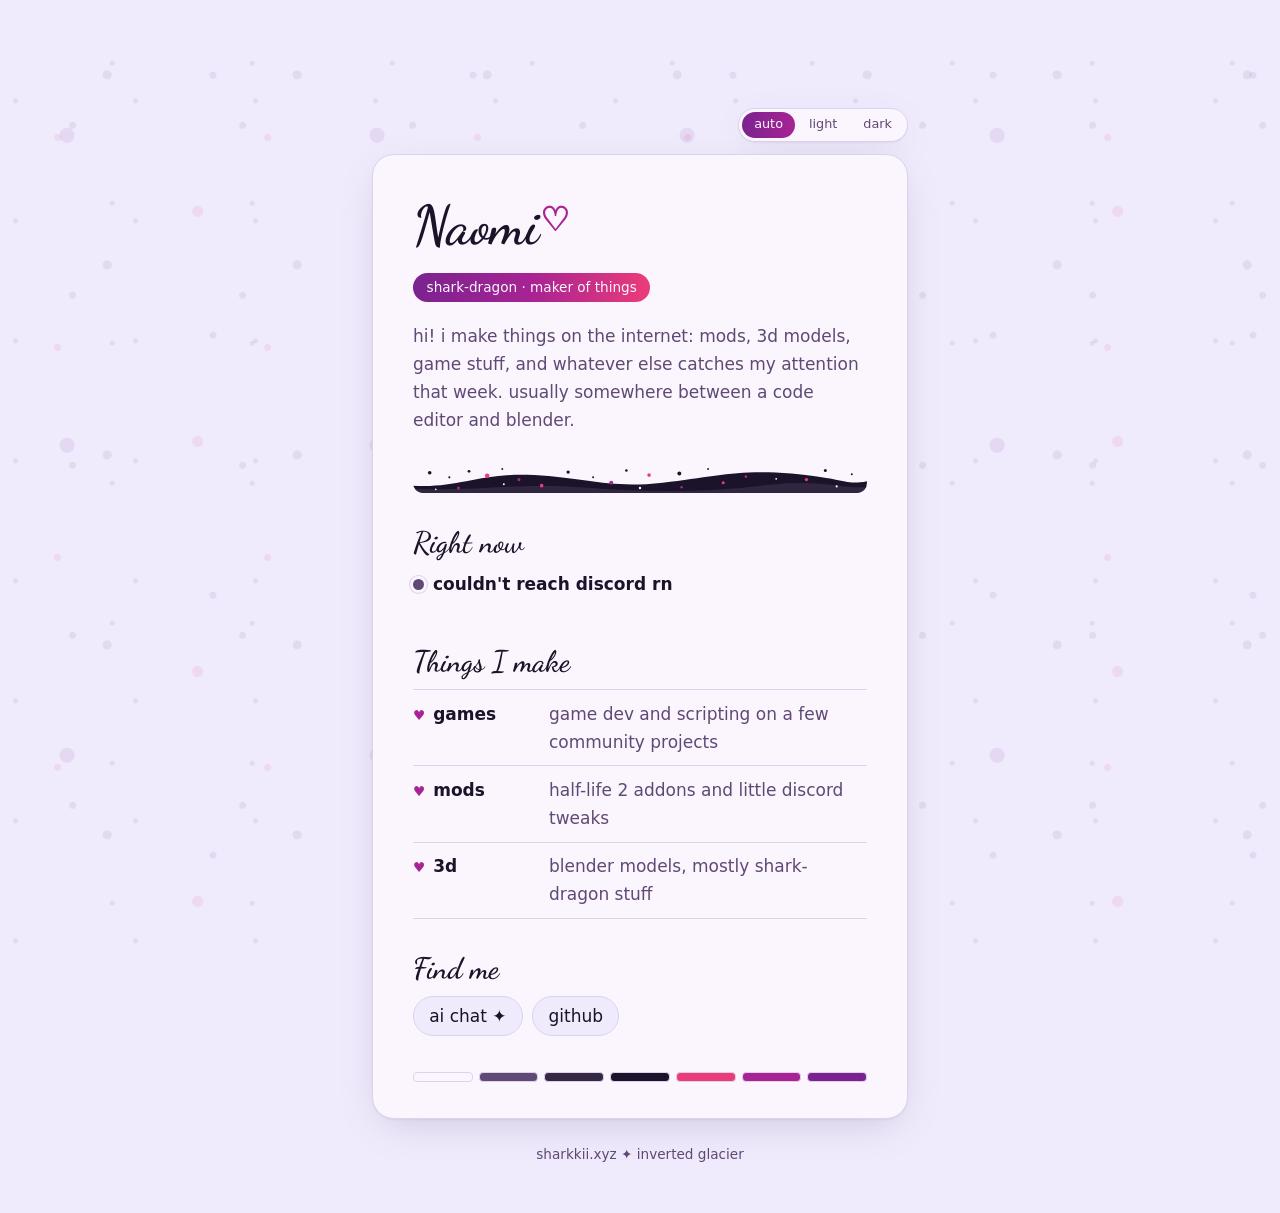
<file: index.html>
<!doctype html>
<html lang="en">
<head>
  <meta charset="utf-8">
  <meta name="viewport" content="width=device-width, initial-scale=1">
  <title>naomi ♡ sharkkii</title>
  <meta name="description" content="naomi's little corner of the internet.">
  <meta name="theme-color" content="#efebfc" media="(prefers-color-scheme: light)">
  <meta name="theme-color" content="#1b1329" media="(prefers-color-scheme: dark)">
  <meta property="og:title" content="naomi ♡ sharkkii">
  <meta property="og:description" content="naomi's little corner of the internet.">
  <meta property="og:url" content="https://sharkkii.xyz/">
  <meta property="og:type" content="website">
  <link rel="icon" href="/favicon.svg" type="image/svg+xml">
  <link rel="preload" href="/fonts/dancing-script-600.woff2" as="font" type="font/woff2" crossorigin>
  <script>
    try {
      var t = localStorage.getItem("theme");
      if (t === "light" || t === "dark") document.documentElement.dataset.theme = t;
    } catch (e) {}
    document.documentElement.classList.add("js");
    // arriving via a page-to-page morph: skip the intro animations
    window.addEventListener("pagereveal", function (e) {
      if (e.viewTransition) document.documentElement.classList.add("no-intro");
    });
  </script>
  <link rel="stylesheet" href="/style.css">
</head>
<body>
  <main>
    <div class="theme" role="group" aria-label="color theme">
      <button type="button" data-theme-set="auto">auto</button>
      <button type="button" data-theme-set="light">light</button>
      <button type="button" data-theme-set="dark">dark</button>
    </div>

    <div class="panel">
      <div class="top">
        <h1 class="script">Naomi<span class="heart">♡</span></h1>
      </div>

      <span class="pill">shark-dragon · maker of things</span>

      <p class="lede">hi! i make things on the internet: mods, 3d models, game stuff, and whatever else catches my attention that week. usually somewhere between a code editor and blender.</p>

      <!-- markings band, after the reference sheet -->
      <svg class="band" viewBox="0 0 600 36" aria-hidden="true">
        <defs>
          <linearGradient id="shine" x1="0" x2="1">
            <stop offset="0" stop-color="#fff" stop-opacity="0"/>
            <stop offset=".5" stop-color="#fff" stop-opacity=".45"/>
            <stop offset="1" stop-color="#fff" stop-opacity="0"/>
          </linearGradient>
        </defs>
        <rect width="600" height="36" fill="#fbf6fd"/>
        <path fill="#1b1329" d="M0 26 C 60 30, 90 8, 160 12 S 260 30, 330 22 S 430 4, 500 10 S 570 26, 600 20 L 600 36 L 0 36 Z"/>
        <path fill="#342843" opacity=".9" d="M0 30 C 80 34, 140 22, 220 28 S 380 36, 460 26 S 560 30, 600 28 L 600 36 L 0 36 Z"/>
        <g fill="#1b1329">
          <circle cx="22" cy="9" r="2.4"/><circle cx="48" cy="15" r="1.4"/><circle cx="74" cy="7" r="1.8"/>
          <circle cx="118" cy="4" r="1.2"/><circle cx="205" cy="8" r="2.2"/><circle cx="238" cy="15" r="1.3"/>
          <circle cx="282" cy="6" r="1.7"/><circle cx="352" cy="10" r="2.6"/><circle cx="390" cy="4" r="1.2"/>
          <circle cx="545" cy="6" r="2"/><circle cx="580" cy="11" r="1.3"/>
        </g>
        <g fill="#eb3c7a">
          <circle cx="98" cy="13" r="3"/><circle cx="312" cy="12" r="2.4"/><circle cx="520" cy="18" r="2.2"/>
          <circle cx="170" cy="26" r="2.4"/><circle cx="410" cy="22" r="2"/>
        </g>
        <g fill="#a82393">
          <circle cx="140" cy="18" r="2"/><circle cx="262" cy="22" r="2.6"/><circle cx="440" cy="14" r="1.8"/>
          <circle cx="60" cy="29" r="2"/><circle cx="355" cy="28" r="1.6"/>
        </g>
        <g fill="#fbf6fd">
          <circle cx="120" cy="24" r="1.3"/><circle cx="300" cy="29" r="1.6"/><circle cx="480" cy="17" r="1.2"/>
          <circle cx="560" cy="27" r="1.4"/><circle cx="30" cy="31" r="1.1"/>
        </g>
        <rect class="shine" x="-160" width="140" height="36" fill="url(#shine)"/>
      </svg>

      <section class="now" id="now" aria-live="polite">
        <h2 class="script">Right now</h2>
        <div class="status"><span class="dot" id="now-dot"></span><span id="now-status">checking discord…</span></div>
        <p class="custom" id="now-custom" hidden></p>
        <div class="acts" id="now-acts"></div>
        <p class="quiet" id="now-quiet" hidden></p>
      </section>

      <h2 class="script">Things I make</h2>
      <ul class="things">
        <li><span class="what">games</span><span class="desc">game dev and scripting on a few community projects</span></li>
        <li><span class="what">mods</span><span class="desc">half-life 2 addons and little discord tweaks</span></li>
        <li><span class="what">3d</span><span class="desc">blender models, mostly shark-dragon stuff</span></li>
      </ul>

      <h2 class="script">Find me</h2>
      <ul class="links">
        <li><a href="/chat">ai chat ✦</a></li>
        <li><a href="https://github.com/lemx33" rel="me">github</a></li>
      </ul>

      <div class="swatches" aria-hidden="true">
        <span style="background:#fbf6fd"></span><span style="background:#5f4975"></span>
        <span style="background:#342843"></span><span style="background:#1b1329"></span>
        <span style="background:#eb3c7a"></span><span style="background:#a82393"></span>
        <span style="background:#7a2390"></span>
      </div>
    </div>

    <footer>sharkkii.xyz ✦ inverted glacier</footer>
  </main>
  <script src="/theme.js"></script>
  <script src="/fx.js"></script>
  <script>
    // Live Discord presence via Lanyard (https://github.com/Phineas/lanyard).
    // The account must be a member of the Lanyard Discord server.
    (function () {
      var DISCORD_ID = "1297634341249224744";
      var section = document.getElementById("now");
      if (!/^\d{15,22}$/.test(DISCORD_ID) || !section) return;

      var el = {
        dot: document.getElementById("now-dot"),
        status: document.getElementById("now-status"),
        custom: document.getElementById("now-custom"),
        acts: document.getElementById("now-acts"),
        quiet: document.getElementById("now-quiet")
      };
      var STATUS = {
        online: "online on discord",
        idle: "idle",
        dnd: "do not disturb",
        offline: "offline"
      };
      var VERB = { 0: "playing", 1: "streaming", 2: "listening to", 3: "watching", 5: "competing in" };

      function h(tag, cls, text) {
        var n = document.createElement(tag);
        if (cls) n.className = cls;
        if (text != null) n.textContent = text;
        return n;
      }

      // Turn a Discord asset key into a safe https image URL, or null.
      function assetUrl(appId, key) {
        if (!key || typeof key !== "string") return null;
        if (key.indexOf("mp:external/") === 0) return "https://media.discordapp.net/external/" + key.slice(12);
        if (key.indexOf("mp:") === 0) return "https://media.discordapp.net/" + key.slice(3);
        if (key.indexOf("spotify:") === 0) return "https://i.scdn.co/image/" + key.slice(8);
        if (/^\d+$/.test(key) && /^\d+$/.test(appId || "")) return "https://cdn.discordapp.com/app-assets/" + appId + "/" + key + ".png";
        return null;
      }

      function art(url, alt) {
        if (!url) { var b = h("div", "art blank", "♥"); b.setAttribute("aria-hidden", "true"); return b; }
        var img = h("img", "art");
        img.src = url;
        img.alt = alt || "";
        img.loading = "lazy";
        img.referrerPolicy = "no-referrer";
        img.onerror = function () { img.replaceWith(art(null)); };
        return img;
      }

      function ago(start) {
        var m = Math.max(0, Math.floor((Date.now() - start) / 60000));
        if (m < 1) return "just started";
        if (m < 60) return "for " + m + " min";
        var hr = Math.floor(m / 60);
        return "for " + hr + " h" + (m % 60 ? " " + (m % 60) + " min" : "");
      }

      function tick() {
        section.querySelectorAll("[data-start]").forEach(function (n) {
          n.textContent = (n.getAttribute("data-prefix") || "") + ago(+n.getAttribute("data-start"));
        });
        section.querySelectorAll("[data-end]").forEach(function (n) {
          var a = +n.getAttribute("data-from"), b = +n.getAttribute("data-end");
          var pct = Math.min(100, Math.max(0, (Date.now() - a) / (b - a) * 100));
          n.style.width = pct + "%";
        });
      }

      function render(d) {
        var st = STATUS[d.discord_status] ? d.discord_status : "offline";
        el.dot.className = "dot " + st;
        el.status.textContent = STATUS[st];

        var acts = Array.isArray(d.activities) ? d.activities : [];

        var custom = acts.filter(function (a) { return a.type === 4; })[0];
        el.custom.replaceChildren();
        if (custom && (custom.state || custom.emoji)) {
          if (custom.emoji && custom.emoji.id && /^\d+$/.test(custom.emoji.id)) {
            var e = h("img");
            e.src = "https://cdn.discordapp.com/emojis/" + custom.emoji.id + (custom.emoji.animated ? ".gif" : ".webp") + "?size=48";
            e.alt = custom.emoji.name || "";
            e.referrerPolicy = "no-referrer";
            el.custom.append(e);
          } else if (custom.emoji && custom.emoji.name) {
            el.custom.append(custom.emoji.name + " ");
          }
          if (custom.state) el.custom.append(custom.state);
          el.custom.hidden = false;
        } else {
          el.custom.hidden = true;
        }

        el.acts.replaceChildren();
        var shown = 0;

        if (d.listening_to_spotify && d.spotify) {
          var sp = d.spotify, card = h("div", "act"), t = h("div", "txt");
          card.append(art(/^https:\/\//.test(sp.album_art_url || "") ? sp.album_art_url : null, sp.album));
          t.append(h("div", "main", sp.song || "something"));
          t.append(h("div", "sub", "by " + (sp.artist || "someone").replace(/;/g, ",")));
          if (sp.timestamps && sp.timestamps.start && sp.timestamps.end) {
            var bar = h("div", "bar"), fill = h("i");
            fill.setAttribute("data-from", sp.timestamps.start);
            fill.setAttribute("data-end", sp.timestamps.end);
            bar.append(fill);
            t.append(bar);
          }
          t.append(h("div", "meta", "listening on spotify"));
          card.append(t);
          el.acts.append(card);
          shown++;
        }

        acts.forEach(function (a) {
          if (a.type === 4) return;
          if (a.type === 2 && a.name === "Spotify" && d.listening_to_spotify) return;
          var card = h("div", "act"), t = h("div", "txt");
          var assets = a.assets || {};
          card.append(art(assetUrl(a.application_id, assets.large_image), assets.large_text || a.name));
          var verb = VERB[a.type] || "";
          // don't say "playing Playing x" when the app name already has the verb
          if (verb && a.name && a.name.toLowerCase().indexOf(verb) === 0) verb = "";
          if (a.details) {
            t.append(h("div", "main", a.details));
            if (a.state) t.append(h("div", "sub", a.state));
          } else if (a.state) {
            t.append(h("div", "main", a.state));
          } else {
            t.append(h("div", "main", (verb ? verb + " " : "") + a.name));
          }
          var meta = h("div", "meta");
          var label = (a.details || a.state) ? (verb ? verb + " " : "") + a.name : "";
          if (a.timestamps && a.timestamps.start) {
            meta.setAttribute("data-prefix", label ? label + " · " : "");
            meta.setAttribute("data-start", a.timestamps.start);
          } else {
            meta.textContent = label;
          }
          if (label || meta.hasAttribute("data-start")) t.append(meta);
          card.append(t);
          el.acts.append(card);
          shown++;
        });

        if (!shown) {
          el.quiet.textContent = st === "offline"
            ? "not around right now, probably eeping or touching grass"
            : "not doing anything in particular rn";
          el.quiet.hidden = false;
        } else {
          el.quiet.hidden = true;
        }

        section.classList.add("ready");
        tick();
      }

      function failed() {
        el.dot.className = "dot";
        el.status.textContent = "couldn't reach discord rn";
        el.acts.replaceChildren();
        el.custom.hidden = true;
        el.quiet.hidden = true;
        section.classList.add("ready");
      }

      // Hook for local testing.
      window.__renderPresence = render;

      // first paint over REST, then live updates over the socket
      fetch("https://api.lanyard.rest/v1/users/" + DISCORD_ID)
        .then(function (r) { return r.json(); })
        .then(function (j) {
          if (j && j.success && j.data) render(j.data);
          // not in the Lanyard server (yet): keep the section hidden
          else if (!(j && j.error && j.error.code === "user_not_monitored")) failed();
        })
        .catch(failed);

      var backoff = 3000, beat;
      function connect() {
        var ws;
        try { ws = new WebSocket("wss://api.lanyard.rest/socket"); } catch (e) { return; }
        ws.onmessage = function (ev) {
          var m; try { m = JSON.parse(ev.data); } catch (e) { return; }
          if (m.op === 1) {
            backoff = 3000;
            ws.send(JSON.stringify({ op: 2, d: { subscribe_to_id: DISCORD_ID } }));
            clearInterval(beat);
            beat = setInterval(function () {
              if (ws.readyState === 1) ws.send(JSON.stringify({ op: 3 }));
            }, (m.d && m.d.heartbeat_interval) || 30000);
          } else if (m.op === 0 && (m.t === "INIT_STATE" || m.t === "PRESENCE_UPDATE") && m.d) {
            // an unmonitored user gets an empty INIT_STATE: ignore it
            if (m.d.discord_status) render(m.d);
          }
        };
        ws.onclose = function () {
          clearInterval(beat);
          setTimeout(connect, backoff);
          backoff = Math.min(backoff * 2, 60000);
        };
      }
      connect();
      setInterval(tick, 1000);
    })();
  </script>
</body>
</html>
</file>
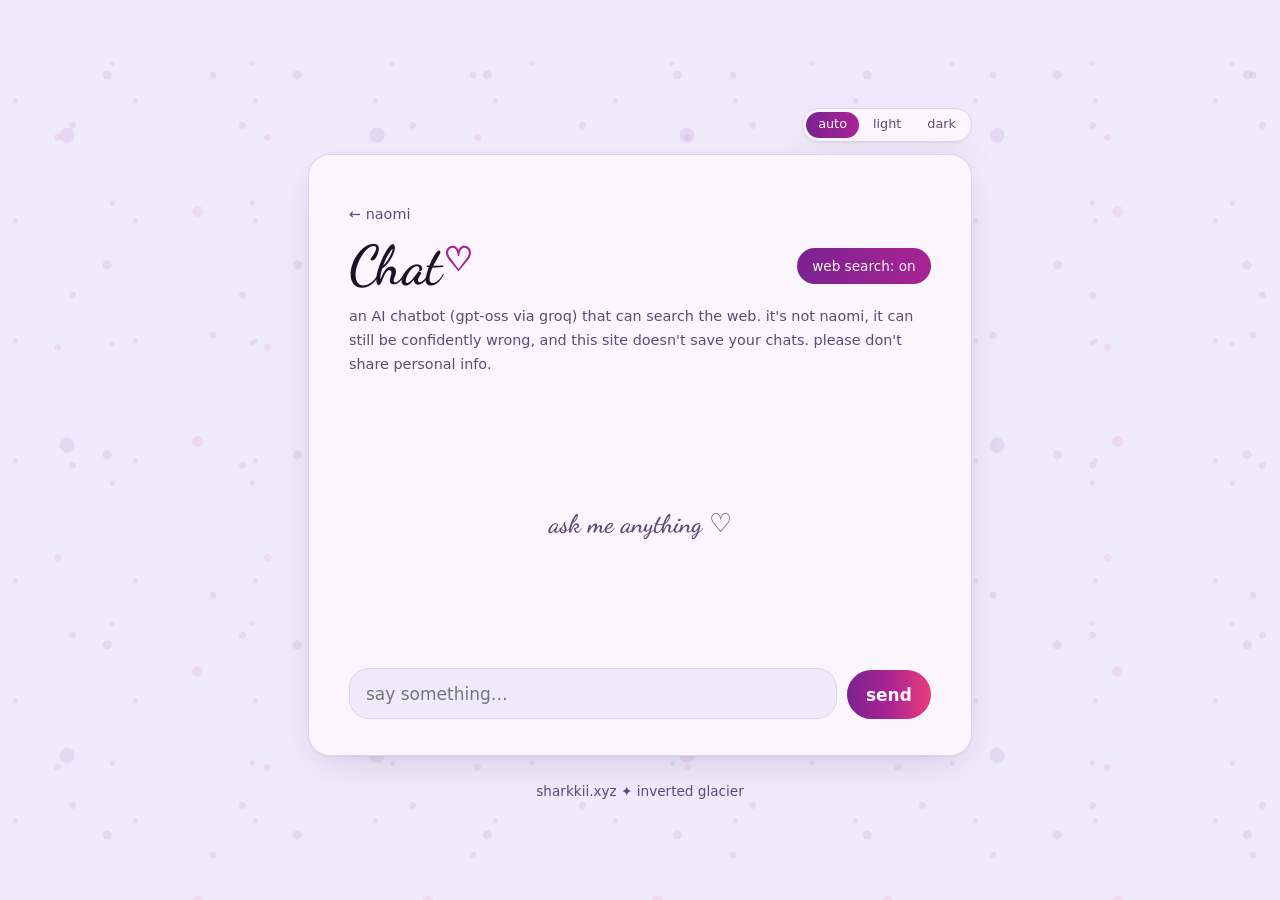
<file: chat.html>
<!doctype html>
<html lang="en">
<head>
  <meta charset="utf-8">
  <meta name="viewport" content="width=device-width, initial-scale=1">
  <title>chat ♡ sharkkii</title>
  <meta name="description" content="an AI chatbot on naomi's little corner of the internet.">
  <meta name="theme-color" content="#efebfc" media="(prefers-color-scheme: light)">
  <meta name="theme-color" content="#1b1329" media="(prefers-color-scheme: dark)">
  <meta property="og:title" content="chat ♡ sharkkii">
  <meta property="og:description" content="an AI chatbot on naomi's little corner of the internet.">
  <meta property="og:url" content="https://sharkkii.xyz/chat">
  <meta property="og:type" content="website">
  <link rel="icon" href="/favicon.svg" type="image/svg+xml">
  <link rel="preload" href="/fonts/dancing-script-600.woff2" as="font" type="font/woff2" crossorigin>
  <script>
    try {
      var t = localStorage.getItem("theme");
      if (t === "light" || t === "dark") document.documentElement.dataset.theme = t;
    } catch (e) {}
    document.documentElement.classList.add("js");
    // arriving via a page-to-page morph: skip the intro animations
    window.addEventListener("pagereveal", function (e) {
      if (e.viewTransition) document.documentElement.classList.add("no-intro");
    });
  </script>
  <link rel="stylesheet" href="/style.css">
</head>
<body>
  <main class="wide">
    <div class="theme" role="group" aria-label="color theme">
      <button type="button" data-theme-set="auto">auto</button>
      <button type="button" data-theme-set="light">light</button>
      <button type="button" data-theme-set="dark">dark</button>
    </div>

    <div class="panel">
      <a class="back" href="/">← naomi</a>
      <div class="chat-head">
        <h1 class="script">Chat<span class="heart">♡</span></h1>
        <div class="chat-tools">
          <button type="button" class="ghost toggle" id="search" aria-pressed="true">web search: on</button>
          <button type="button" class="ghost" id="clear" hidden>new chat</button>
        </div>
      </div>
      <p class="lede small">an AI chatbot (gpt-oss via groq) that can search the web. it's not naomi, it can still be confidently wrong, and this site doesn't save your chats. please don't share personal info.</p>

      <div class="chat-log" id="log" aria-live="polite">
        <p class="chat-empty" id="empty">ask me anything ♡</p>
      </div>

      <form class="composer" id="form">
        <label class="sr-only" for="input">message</label>
        <textarea id="input" rows="1" maxlength="2000" placeholder="say something…" autocomplete="off"></textarea>
        <button type="submit" class="send" id="send">send</button>
      </form>
      <noscript><p class="quiet">the chat needs javascript turned on.</p></noscript>
    </div>

    <footer>sharkkii.xyz ✦ inverted glacier</footer>
  </main>
  <script src="/theme.js"></script>
  <script src="/fx.js"></script>
  <script src="/chat.js"></script>
</body>
</html>
</file>
<file: style.css>
/* Dancing Script by The Dancing Script Project Authors, SIL OFL 1.1 (fonts/OFL.txt) */
@font-face {
  font-family: "Dancing Script";
  src: url("/fonts/dancing-script-600.woff2") format("woff2");
  font-weight: 600;
  font-display: swap;
}

/* "Inverted Glacier" palette */
:root {
  --frost:   #fbf6fd;
  --dusk:    #5f4975;
  --shadow:  #342843;
  --ink:     #1b1329;
  --pink:    #eb3c7a;
  --magenta: #a82393;
  --violet:  #7a2390;
  --lavender:#efebfc;

  --bg: var(--lavender);
  --panel: var(--frost);
  --border: #ddd2ee;
  --fg: var(--ink);
  --muted: var(--dusk);
  --heart: var(--magenta);
  --dot-a: rgba(27, 19, 41, .07);
  --dot-b: rgba(235, 60, 122, .10);
  --dot-c: rgba(122, 35, 144, .09);
  --shadow-soft: 0 1px 2px rgba(52, 40, 67, .06), 0 12px 40px -12px rgba(95, 73, 117, .25);
  color-scheme: light dark;
}
/* theme: no data-theme = follow the system, otherwise forced */
:root[data-theme="light"] { color-scheme: light; }
:root[data-theme="dark"] {
  color-scheme: dark;
  --bg: var(--ink);
  --panel: #231a33;
  --border: #3a2d4c;
  --fg: var(--frost);
  --muted: #b9a8cf;
  --heart: #e0569f;
  --dot-a: rgba(251, 246, 253, .05);
  --dot-b: rgba(235, 60, 122, .10);
  --dot-c: rgba(168, 35, 147, .12);
  --shadow-soft: 0 1px 2px rgba(0, 0, 0, .3), 0 16px 48px -16px rgba(0, 0, 0, .6);
}
@media (prefers-color-scheme: dark) {
  :root:not([data-theme="light"]) {
    --bg: var(--ink);
    --panel: #231a33;
    --border: #3a2d4c;
    --fg: var(--frost);
    --muted: #b9a8cf;
    --heart: #e0569f;
    --dot-a: rgba(251, 246, 253, .05);
    --dot-b: rgba(235, 60, 122, .10);
    --dot-c: rgba(168, 35, 147, .12);
    --shadow-soft: 0 1px 2px rgba(0, 0, 0, .3), 0 16px 48px -16px rgba(0, 0, 0, .6);
  }
}

* { box-sizing: border-box; }
html { -webkit-text-size-adjust: 100%; }

body {
  margin: 0;
  min-height: 100vh;
  color: var(--fg);
  background-color: var(--bg);
  font: 17px/1.65 ui-sans-serif, system-ui, -apple-system, "Segoe UI", Roboto, "Helvetica Neue", Arial, sans-serif;
  -webkit-font-smoothing: antialiased;
}

/* scattered freckles, like her markings */
body::before {
  content: "";
  position: fixed;
  inset: -60px;
  z-index: -2;
  pointer-events: none;
  background-image:
    radial-gradient(circle at 12% 18%, var(--dot-b) 0 5px, transparent 6px),
    radial-gradient(circle at 78% 9%,  var(--dot-a) 0 3px, transparent 4px),
    radial-gradient(circle at 41% 63%, var(--dot-c) 0 7px, transparent 8px),
    radial-gradient(circle at 88% 71%, var(--dot-a) 0 4px, transparent 5px),
    radial-gradient(circle at 23% 88%, var(--dot-a) 0 2px, transparent 3px),
    radial-gradient(circle at 63% 34%, var(--dot-a) 0 2px, transparent 3px),
    radial-gradient(circle at 5% 52%,  var(--dot-c) 0 3px, transparent 4px),
    radial-gradient(circle at 56% 94%, var(--dot-b) 0 3px, transparent 4px);
  background-size: 230px 230px, 170px 170px, 310px 310px, 190px 190px, 140px 140px, 120px 120px, 260px 260px, 210px 210px;
}

main {
  max-width: 36rem;
  margin: 0 auto;
  padding: 12vh 1.25rem 3rem;
}

.panel {
  background: var(--panel);
  border: 1px solid var(--border);
  border-radius: 22px;
  box-shadow: var(--shadow-soft);
  padding: 2.75rem 2.5rem 2.25rem;
}

.top {
  display: flex;
  align-items: center;
  gap: 0.9rem;
  margin-bottom: 0.25rem;
}

.script { font-family: "Dancing Script", "Segoe Script", cursive; font-weight: 600; }

h1 {
  font-size: 3.4rem;
  line-height: 1;
  margin: 0;
  color: var(--fg);
  letter-spacing: -0.01em;
}
h1 .heart { color: var(--heart); font-size: 0.6em; vertical-align: 0.35em; margin-left: 0.05em; }

.pill {
  display: inline-block;
  margin: 1rem 0 1.25rem;
  padding: 0.2rem 0.85rem;
  border-radius: 999px;
  font-size: 0.85rem;
  font-weight: 500;
  color: var(--frost);
  background: linear-gradient(90deg, var(--violet), var(--magenta) 55%, var(--pink));
}

p { margin: 0 0 1rem; }
.lede { color: var(--muted); }

.band { display: block; width: 100%; height: auto; margin: 2rem 0 0.5rem; border-radius: 10px; }

h2 {
  font-size: 1.85rem;
  line-height: 1.2;
  margin: 2rem 0 0.6rem;
  color: var(--fg);
}

ul { list-style: none; margin: 0; padding: 0; }

.things li {
  display: flex;
  gap: 1rem;
  padding: 0.6rem 0;
  border-top: 1px solid var(--border);
}
.things li:last-child { border-bottom: 1px solid var(--border); }
.things .what { flex: 0 0 7.5rem; font-weight: 600; }
.things .what::before { content: "♥"; color: var(--heart); margin-right: 0.5rem; font-size: 0.8em; }
.things .desc { color: var(--muted); }

.links { display: flex; flex-wrap: wrap; gap: 0.6rem; }
.links a {
  display: inline-block;
  padding: 0.3rem 0.95rem;
  border: 1px solid var(--border);
  border-radius: 999px;
  text-decoration: none;
  color: var(--fg);
  background: var(--bg);
  transition: border-color .15s, color .15s, transform .15s;
}
.links a:hover { border-color: var(--pink); color: var(--pink); transform: translateY(-1px); }

a { color: var(--fg); text-decoration-color: var(--pink); text-underline-offset: 0.2em; }
a:focus-visible { outline: 2px solid var(--pink); outline-offset: 3px; border-radius: 999px; }

.swatches { display: flex; gap: 6px; margin-top: 2.25rem; }
.swatches span { flex: 1; height: 10px; border-radius: 4px; border: 1px solid var(--border); }

.theme {
  display: none;
  width: fit-content;
  margin: 0 0 0.75rem auto;
  padding: 3px;
  gap: 2px;
  border: 1px solid var(--border);
  border-radius: 999px;
  background: var(--panel);
  box-shadow: var(--shadow-soft);
}
.js .theme { display: flex; }
.theme button {
  font: inherit;
  font-size: 0.8rem;
  line-height: 1;
  padding: 0.4rem 0.75rem;
  border: 0;
  border-radius: 999px;
  background: transparent;
  color: var(--muted);
  cursor: pointer;
  transition: background-color .15s, color .15s;
}
.theme button:hover { color: var(--fg); }
.theme button[aria-pressed="true"] {
  color: var(--frost);
  background: linear-gradient(90deg, var(--violet), var(--magenta));
}
.theme button:focus-visible { outline: 2px solid var(--pink); outline-offset: 2px; }

/* live discord presence (Lanyard) */
.now { display: none; }
.js .now.ready { display: block; }
.status {
  display: flex;
  align-items: center;
  gap: 0.55rem;
  font-weight: 600;
}
.dot {
  width: 0.7rem; height: 0.7rem; flex: none;
  border-radius: 50%;
  background: var(--muted);
  box-shadow: 0 0 0 3px var(--panel), 0 0 0 4px var(--border);
}
.dot.online  { background: #3bb57c; }
.dot.idle    { background: #f0b232; }
.dot.dnd     { background: var(--pink); }
.dot.online, .dot.dnd { animation: pulse 2.4s ease-in-out infinite; }
@keyframes pulse { 50% { box-shadow: 0 0 0 3px var(--panel), 0 0 0 6px var(--border); } }
.custom { margin: 0.4rem 0 0; color: var(--muted); font-style: italic; }
.custom img { width: 1.15em; height: 1.15em; vertical-align: -0.2em; margin-right: 0.3em; }
.acts { margin-top: 0.85rem; display: grid; grid-template-columns: minmax(0, 1fr); gap: 0.6rem; }
.act {
  display: flex;
  gap: 0.85rem;
  align-items: center;
  padding: 0.7rem;
  border: 1px solid var(--border);
  border-radius: 14px;
  background: var(--bg);
}
.act .art {
  width: 3.4rem; height: 3.4rem; flex: none;
  border-radius: 10px;
  object-fit: cover;
  background: linear-gradient(135deg, var(--violet), var(--pink));
}
.act .art.blank { display: grid; place-items: center; color: var(--frost); font-size: 1.3rem; }
.act .txt { min-width: 0; flex: 1; line-height: 1.4; }
.act .main { font-weight: 600; }
.act .sub { color: var(--muted); font-size: 0.92rem; }
.act .meta { color: var(--muted); font-size: 0.8rem; margin-top: 0.15rem; }
.act .main, .act .sub { overflow: hidden; text-overflow: ellipsis; white-space: nowrap; }
.bar { height: 4px; border-radius: 4px; background: var(--border); margin-top: 0.45rem; overflow: hidden; }
.bar i { display: block; height: 100%; width: 0; background: linear-gradient(90deg, var(--violet), var(--pink)); border-radius: 4px; }
.quiet { margin: 0.6rem 0 0; color: var(--muted); font-size: 0.92rem; }
@media (prefers-reduced-motion: reduce) { .dot { animation: none !important; } }

footer {
  margin-top: 1.5rem;
  text-align: center;
  font-size: 0.85rem;
  color: var(--muted);
}

@media (max-width: 30rem) {
  main { padding-top: 6vh; }
  .panel { padding: 2rem 1.4rem 1.75rem; border-radius: 18px; }
  h1 { font-size: 2.9rem; }
  .things li { flex-direction: column; gap: 0.1rem; }
  .things .what { flex: none; }
}

@media (prefers-reduced-motion: reduce) {
  * { transition: none !important; }
}

/* chat page */
main.wide { max-width: 44rem; }
.sr-only { position: absolute; width: 1px; height: 1px; overflow: hidden; clip: rect(0 0 0 0); white-space: nowrap; }
.back { font-size: 0.9rem; color: var(--muted); text-decoration: none; }
.back:hover { color: var(--pink); }
.chat-head { display: flex; align-items: center; justify-content: space-between; gap: 1rem; margin-top: 0.75rem; }
.lede.small { font-size: 0.9rem; margin-top: 0.75rem; }
.ghost {
  font: inherit; font-size: 0.85rem;
  padding: 0.35rem 0.9rem;
  border: 1px solid var(--border); border-radius: 999px;
  background: var(--bg); color: var(--muted); cursor: pointer;
}
.ghost:hover { color: var(--pink); border-color: var(--pink); }
.chat-log {
  display: flex; flex-direction: column; gap: 0.7rem;
  min-height: 16rem; max-height: 58vh; overflow-y: auto;
  margin: 1.25rem 0 1rem; padding: 0.25rem 0.1rem;
  overscroll-behavior: contain;
}
.chat-empty { margin: auto; color: var(--muted); font-family: "Dancing Script", cursive; font-size: 1.6rem; text-align: center; }
.msg {
  max-width: 85%;
  padding: 0.65rem 0.95rem;
  border-radius: 18px;
  white-space: pre-wrap;
  overflow-wrap: anywhere;
  line-height: 1.55;
}
.msg.user {
  align-self: flex-end;
  color: var(--frost);
  background: linear-gradient(135deg, var(--violet), var(--magenta) 60%, var(--pink));
  border-bottom-right-radius: 6px;
}
.msg.ai {
  align-self: flex-start;
  background: var(--bg);
  border: 1px solid var(--border);
  border-bottom-left-radius: 6px;
}
.msg.error { color: var(--pink); border-color: var(--pink); }
.msg code { font: 0.88em ui-monospace, "Cascadia Code", Consolas, monospace; padding: 0.1em 0.35em; border-radius: 5px; background: var(--border); }
.msg pre {
  white-space: pre; overflow-x: auto;
  margin: 0.5rem 0; padding: 0.75rem 0.9rem;
  border-radius: 12px;
  background: var(--ink); color: var(--frost);
}
.msg pre code { padding: 0; background: none; font-size: 0.85rem; }
.msg.typing { display: flex; align-items: center; gap: 0.7rem; padding: 0.9rem 1rem; }
.msg.typing .dots { display: flex; gap: 5px; }
.msg.typing .dots span { width: 7px; height: 7px; border-radius: 50%; background: var(--muted); animation: blink 1.2s infinite ease-in-out; }
.msg.typing .dots span:nth-child(2) { animation-delay: 0.15s; }
.msg.typing .dots span:nth-child(3) { animation-delay: 0.3s; }
.tool-status { font-size: 0.85rem; color: var(--muted); font-style: italic; overflow-wrap: anywhere; }
.chat-tools { display: flex; gap: 0.4rem; flex-wrap: wrap; justify-content: flex-end; }
.ghost.toggle[aria-pressed="true"] { color: var(--frost); border-color: transparent; background: linear-gradient(90deg, var(--violet), var(--magenta)); }
.msg .cite {
  display: inline-block; min-width: 1.1rem; margin: 0 0.1rem 0 0.15rem;
  padding: 0 0.32rem; border-radius: 999px;
  line-height: 1.1rem; vertical-align: 0.35em;
  font-size: 0.7rem; font-weight: 600; text-align: center; text-decoration: none;
  color: var(--frost); background: var(--magenta);
}
.msg .cite:hover { background: var(--pink); }
.sources {
  display: flex; flex-wrap: wrap; align-items: center; gap: 0.35rem;
  margin-top: 0.7rem; padding-top: 0.6rem; border-top: 1px solid var(--border);
  white-space: normal;
}
.sources-label { font-size: 0.75rem; text-transform: uppercase; letter-spacing: 0.06em; color: var(--muted); margin-right: 0.2rem; }
.sources .source {
  font-size: 0.8rem; text-decoration: none; color: var(--fg);
  padding: 0.15rem 0.6rem; border: 1px solid var(--border); border-radius: 999px; background: var(--panel);
}
.sources .source:hover { border-color: var(--pink); color: var(--pink); }
@keyframes blink { 0%, 80%, 100% { opacity: 0.25; transform: translateY(0); } 40% { opacity: 1; transform: translateY(-3px); } }
.composer { display: flex; gap: 0.6rem; align-items: flex-end; }
.composer textarea {
  flex: 1; min-width: 0;
  font: inherit; color: var(--fg);
  resize: none; max-height: 200px;
  padding: 0.65rem 1rem;
  border: 1px solid var(--border); border-radius: 20px;
  background: var(--bg);
}
.composer textarea:focus { outline: 2px solid var(--pink); outline-offset: 1px; }
.composer textarea:disabled { opacity: 0.6; }
.send {
  font: inherit; font-weight: 600;
  padding: 0.65rem 1.2rem;
  border: 0; border-radius: 999px;
  color: var(--frost); cursor: pointer;
  background: linear-gradient(90deg, var(--violet), var(--magenta) 55%, var(--pink));
}
.send.stop { background: var(--dusk); }
.send:disabled { opacity: 0.5; cursor: default; }
.send:focus-visible, .ghost:focus-visible { outline: 2px solid var(--pink); outline-offset: 2px; }
@media (max-width: 30rem) { .msg { max-width: 92%; } .chat-log { max-height: 55vh; } }
@media (prefers-reduced-motion: reduce) { .msg.typing .dots span { animation: none; opacity: 0.6; } }
:root[data-theme="dark"] .msg pre { background: var(--shadow); }
@media (prefers-color-scheme: dark) { :root:not([data-theme="light"]) .msg pre { background: var(--shadow); } }

/* ======================= eye candy ======================= */
:root { --glow: rgba(235, 60, 122, .10); --row-hover: rgba(122, 35, 144, .06); --bubble: rgba(122, 35, 144, .22); --bubble-hi: rgba(255, 255, 255, .6); }
:root[data-theme="dark"] { --glow: rgba(235, 60, 122, .14); --row-hover: rgba(235, 60, 122, .07); --bubble: rgba(235, 60, 122, .22); --bubble-hi: rgba(255, 255, 255, .16); }
@media (prefers-color-scheme: dark) {
  :root:not([data-theme="light"]) { --glow: rgba(235, 60, 122, .14); --row-hover: rgba(235, 60, 122, .07); --bubble: rgba(235, 60, 122, .22); --bubble-hi: rgba(255, 255, 255, .16); }
}

/* sliding highlight in the theme switch (works without motion too) */
.theme { position: relative; }
.theme button { position: relative; z-index: 1; }
.theme::before {
  content: "";
  position: absolute;
  top: 3px; bottom: 3px;
  left: var(--ind-x, 0); width: var(--ind-w, 0);
  border-radius: 999px;
  background: linear-gradient(90deg, var(--violet), var(--magenta));
  opacity: 0;
}
.theme.has-ind::before { opacity: 1; }
.theme.has-ind button[aria-pressed="true"] { background: transparent; }

/* spotlight that follows the pointer */
.panel { position: relative; isolation: isolate; }
.panel::before {
  content: "";
  position: absolute;
  inset: 0;
  z-index: -1;
  border-radius: inherit;
  pointer-events: none;
  background: radial-gradient(380px circle at var(--mx, 50%) var(--my, -300px), var(--glow), transparent 65%);
  opacity: 0;
  transition: opacity .5s;
}
.panel.lit::before { opacity: 1; }

/* rising bubbles (created by fx.js) */
.bubbles { position: fixed; inset: 0; z-index: -1; overflow: hidden; pointer-events: none; }
.bubbles span {
  position: absolute;
  bottom: -40px;
  left: var(--x);
  width: var(--s); height: var(--s);
  border-radius: 50%;
  border: 1.5px solid var(--bubble);
  background: radial-gradient(circle at 32% 30%, var(--bubble-hi) 0 18%, transparent 30%);
  animation: bubble-rise var(--d) linear infinite;
  animation-delay: var(--delay);
  will-change: transform;
}

.things .what::before { display: inline-block; }
.heart { display: inline-block; }

@media (prefers-reduced-motion: no-preference) {
  /* page-to-page morph of the card (Chrome/Edge; other browsers just navigate) */
  @view-transition { navigation: auto; }
  .panel { view-transition-name: panel; }
  .theme { view-transition-name: theme-switch; }
  ::view-transition-group(panel) { animation-duration: .5s; animation-timing-function: cubic-bezier(.2, .8, .2, 1); }

  /* theme circle reveal: only the root image, and no cross-fade */
  :root.theme-vt .panel, :root.theme-vt .theme { view-transition-name: none; }
  :root.theme-vt::view-transition-old(root), :root.theme-vt::view-transition-new(root) { animation: none; mix-blend-mode: normal; }

  /* intro: card floats up, contents follow one by one */
  .js:not(.no-intro) .panel { animation: panel-in .8s cubic-bezier(.2, .8, .2, 1) backwards; }
  .js:not(.no-intro) .panel > * { animation: rise .7s cubic-bezier(.2, .8, .2, 1) backwards; animation-delay: calc(150ms + var(--i, 0) * 70ms); }
  .panel > :nth-child(1) { --i: 0; } .panel > :nth-child(2) { --i: 1; } .panel > :nth-child(3) { --i: 2; }
  .panel > :nth-child(4) { --i: 3; } .panel > :nth-child(5) { --i: 4; } .panel > :nth-child(6) { --i: 5; }
  .panel > :nth-child(7) { --i: 6; } .panel > :nth-child(8) { --i: 7; } .panel > :nth-child(9) { --i: 8; }
  .panel > :nth-child(n+10) { --i: 9; }
  .js:not(.no-intro) .theme { animation: rise .6s .1s cubic-bezier(.2, .8, .2, 1) backwards; }
  .js:not(.no-intro) footer { animation: rise .6s .9s ease backwards; }

  /* the name writes itself on, then the heart pops and beats */
  .js:not(.no-intro) h1.script { animation: write 1.1s .25s cubic-bezier(.6, .1, .3, 1) backwards; }
  h1 .heart { transform-origin: 50% 60%; animation: beat 4.5s 2.4s ease-in-out infinite; }
  .js:not(.no-intro) h1 .heart { animation: pop .6s 1.25s cubic-bezier(.3, 1.8, .5, 1) backwards, beat 4.5s 2.4s ease-in-out infinite; }

  /* freckles drift */
  body::before { animation: drift 38s ease-in-out infinite alternate; }

  /* flowing gradients */
  .pill, .send {
    background-image: linear-gradient(90deg, var(--violet), var(--magenta) 25%, var(--pink) 50%, var(--magenta) 75%, var(--violet));
    background-size: 200% 100%;
    animation: flow 7s ease-in-out infinite alternate;
  }
  .send.stop { background-image: none; animation: stop-pulse 1.4s ease-in-out infinite; }

  /* markings band: twinkling dots and a sweeping shine */
  .band circle { transform-box: fill-box; transform-origin: center; animation: twinkle 3.4s ease-in-out infinite; }
  .band circle:nth-child(3n) { animation-delay: -1.1s; }
  .band circle:nth-child(3n+1) { animation-delay: -2.3s; }
  .band g:nth-of-type(2) circle { animation-duration: 2.9s; }
  .band g:nth-of-type(3) circle { animation-duration: 4.1s; }
  .band .shine { animation: shine 6s 1.6s ease-in-out infinite; }

  /* swatches pop in */
  .js:not(.no-intro) .swatches span { animation: swatch .5s cubic-bezier(.3, 1.6, .5, 1) backwards; }
  .swatches span:nth-child(1) { animation-delay: .9s; } .swatches span:nth-child(2) { animation-delay: .96s; }
  .swatches span:nth-child(3) { animation-delay: 1.02s; } .swatches span:nth-child(4) { animation-delay: 1.08s; }
  .swatches span:nth-child(5) { animation-delay: 1.14s; } .swatches span:nth-child(6) { animation-delay: 1.2s; }
  .swatches span:nth-child(7) { animation-delay: 1.26s; }

  /* discord presence cards slide in when they change */
  .act { animation: rise .45s cubic-bezier(.2, .8, .2, 1) backwards; }
  .act:nth-child(2) { animation-delay: .06s; } .act:nth-child(3) { animation-delay: .12s; }
  .custom:not([hidden]) { animation: rise .45s ease backwards; }

  /* chat bubbles pop in */
  .msg { animation: msg-in .38s cubic-bezier(.2, .9, .3, 1.25) backwards; }
  .msg.user { transform-origin: 100% 100%; }
  .msg.ai { transform-origin: 0 100%; }
  .chat-empty { animation: float 4s ease-in-out infinite; }
  .tool-status {
    background: linear-gradient(90deg, var(--muted) 20%, var(--pink) 50%, var(--muted) 80%);
    background-size: 250% 100%;
    -webkit-background-clip: text; background-clip: text;
    color: transparent;
    animation: shimmer 1.8s linear infinite;
  }

  /* springy theme highlight */
  .theme.ind-ready::before { transition: left .45s cubic-bezier(.3, 1.35, .5, 1), width .45s cubic-bezier(.3, 1.35, .5, 1); }

  /* presses squish */
  .send, .ghost, .links a, .theme button { transition: transform .18s cubic-bezier(.3, 1.6, .5, 1), box-shadow .25s, border-color .2s, color .3s, background-color .2s; }
  .send:active, .ghost:active, .links a:active, .theme button:active { transform: scale(.93); }
}

@media (prefers-reduced-motion: no-preference) and (hover: hover) {
  .links a:hover { transform: translateY(-2px); box-shadow: 0 8px 20px -8px rgba(235, 60, 122, .55); }
  .send:hover, .ghost:hover { transform: translateY(-1px); box-shadow: 0 8px 20px -10px rgba(235, 60, 122, .6); }
  .things li { position: relative; }
  .things li::after {
    content: "";
    position: absolute;
    inset: 0 -0.6rem;
    z-index: -1;
    border-radius: 10px;
    background: var(--row-hover);
    opacity: 0;
    transform: scaleX(.94);
    transition: opacity .25s, transform .35s cubic-bezier(.2, .8, .2, 1);
  }
  .things li:hover::after { opacity: 1; transform: none; }
  .things li:hover .what::before { animation: beat-once .7s ease; }
  .swatches span { transition: transform .25s cubic-bezier(.3, 1.6, .5, 1); }
  .swatches span:hover { transform: scaleY(1.9); }
  .act { transition: transform .25s cubic-bezier(.2, .8, .2, 1), box-shadow .25s; }
  .act:hover { transform: translateY(-2px); box-shadow: 0 10px 24px -14px rgba(122, 35, 144, .45); }
  .sources .source, .msg .cite { transition: transform .18s cubic-bezier(.3, 1.6, .5, 1); }
  .sources .source:hover, .msg .cite:hover { transform: translateY(-1px) scale(1.06); }
}

@keyframes panel-in { from { opacity: 0; transform: translateY(26px) scale(.985); } }
@keyframes rise { from { opacity: 0; transform: translateY(12px); } }
@keyframes write { from { clip-path: inset(-30% 100% -30% 0); } to { clip-path: inset(-30% -15% -30% 0); } }
@keyframes pop { from { opacity: 0; transform: scale(0) rotate(-25deg); } }
@keyframes beat { 0%, 22%, 100% { transform: scale(1); } 5% { transform: scale(1.25); } 10% { transform: scale(.96); } 15% { transform: scale(1.14); } }
@keyframes beat-once { 30% { transform: scale(1.45); } 60% { transform: scale(.9); } }
@keyframes drift { to { transform: translate(34px, -46px); } }
@keyframes flow { from { background-position: 0% 0; } to { background-position: 100% 0; } }
@keyframes stop-pulse { 50% { box-shadow: 0 0 0 6px rgba(235, 60, 122, .18); } }
@keyframes twinkle { 50% { opacity: .35; transform: scale(.7); } }
@keyframes shine { 0% { transform: translateX(0); } 55%, 100% { transform: translateX(920px); } }
@keyframes swatch { from { opacity: 0; transform: scaleY(0); } }
@keyframes msg-in { from { opacity: 0; transform: translateY(8px) scale(.94); } }
@keyframes float { 50% { transform: translateY(-6px); } }
@keyframes shimmer { from { background-position: 100% 0; } to { background-position: -150% 0; } }
@keyframes bubble-rise {
  0% { transform: translate(0, 0); opacity: 0; }
  8% { opacity: 1; }
  50% { transform: translate(var(--sway), -55vh); }
  92% { opacity: .8; }
  100% { transform: translate(0, -112vh); opacity: 0; }
}

@media (prefers-reduced-motion: reduce) {
  .bubbles { display: none; }
}
</file>
